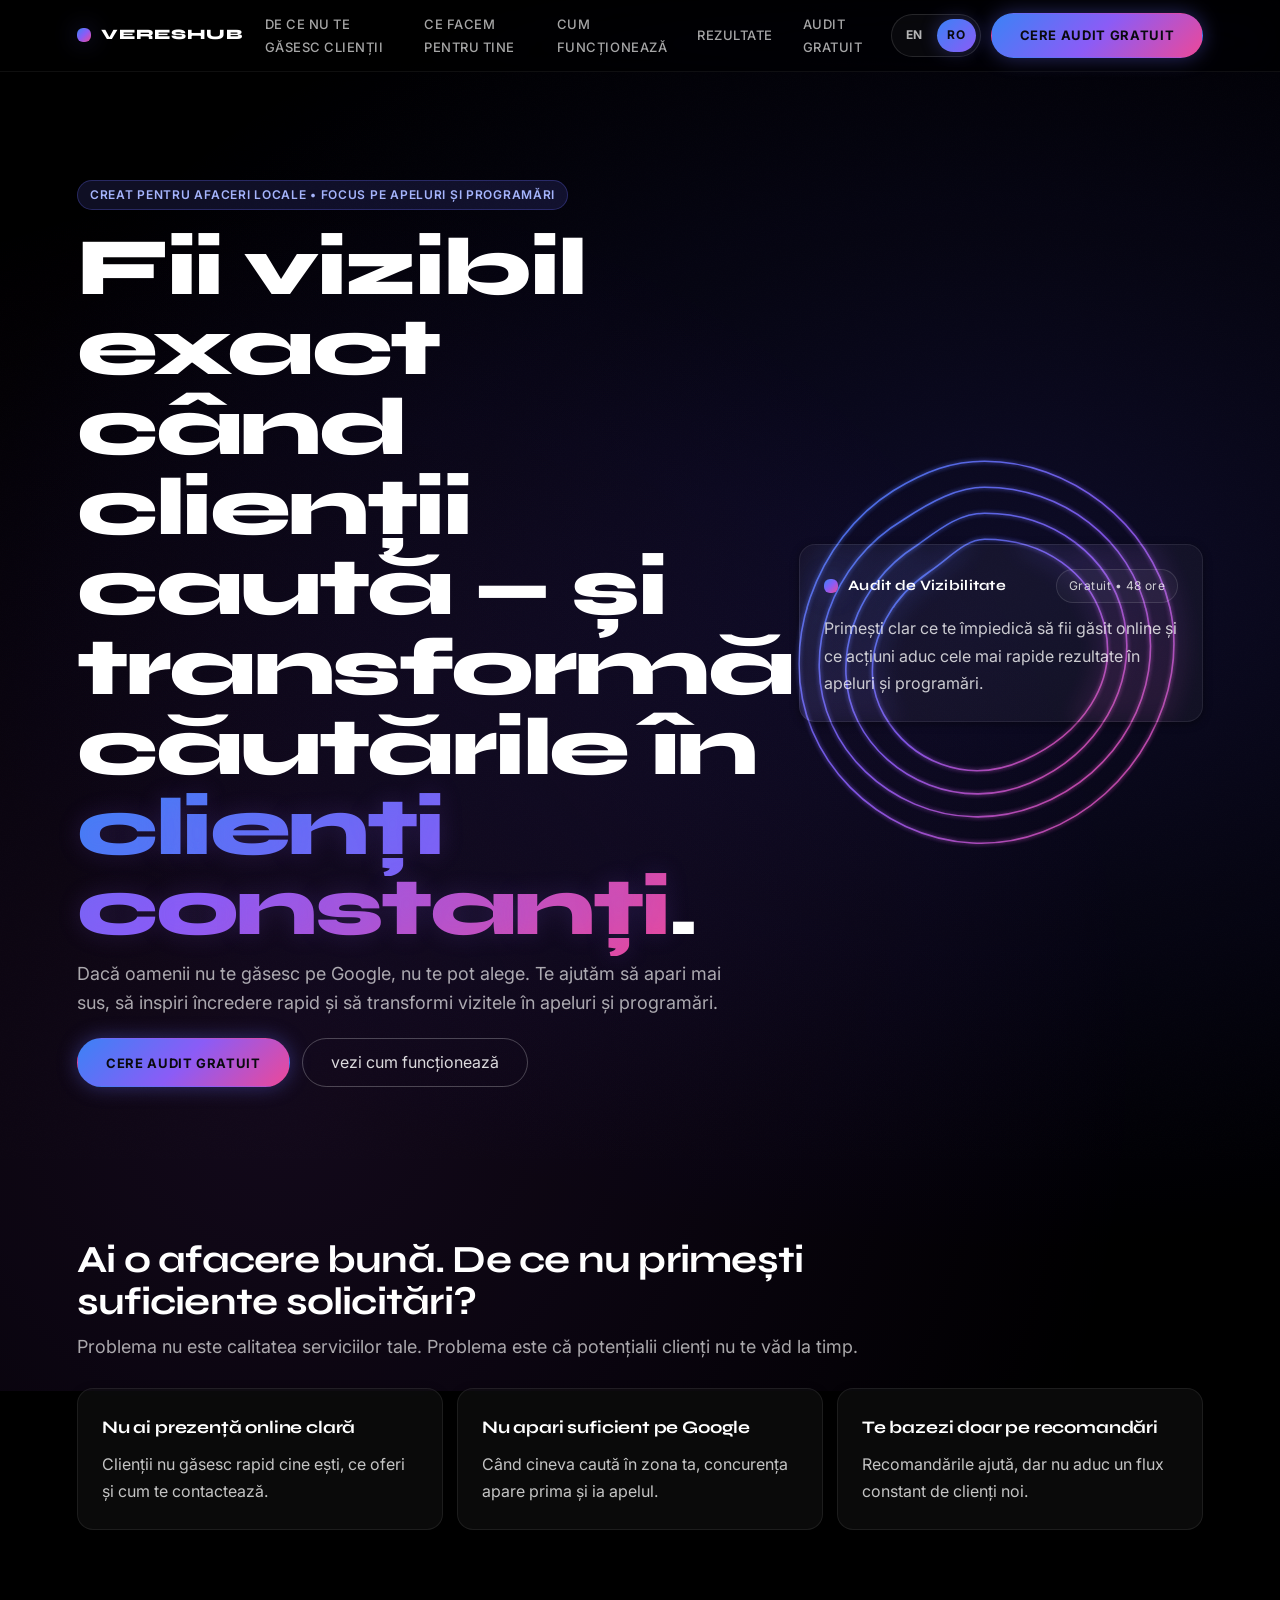
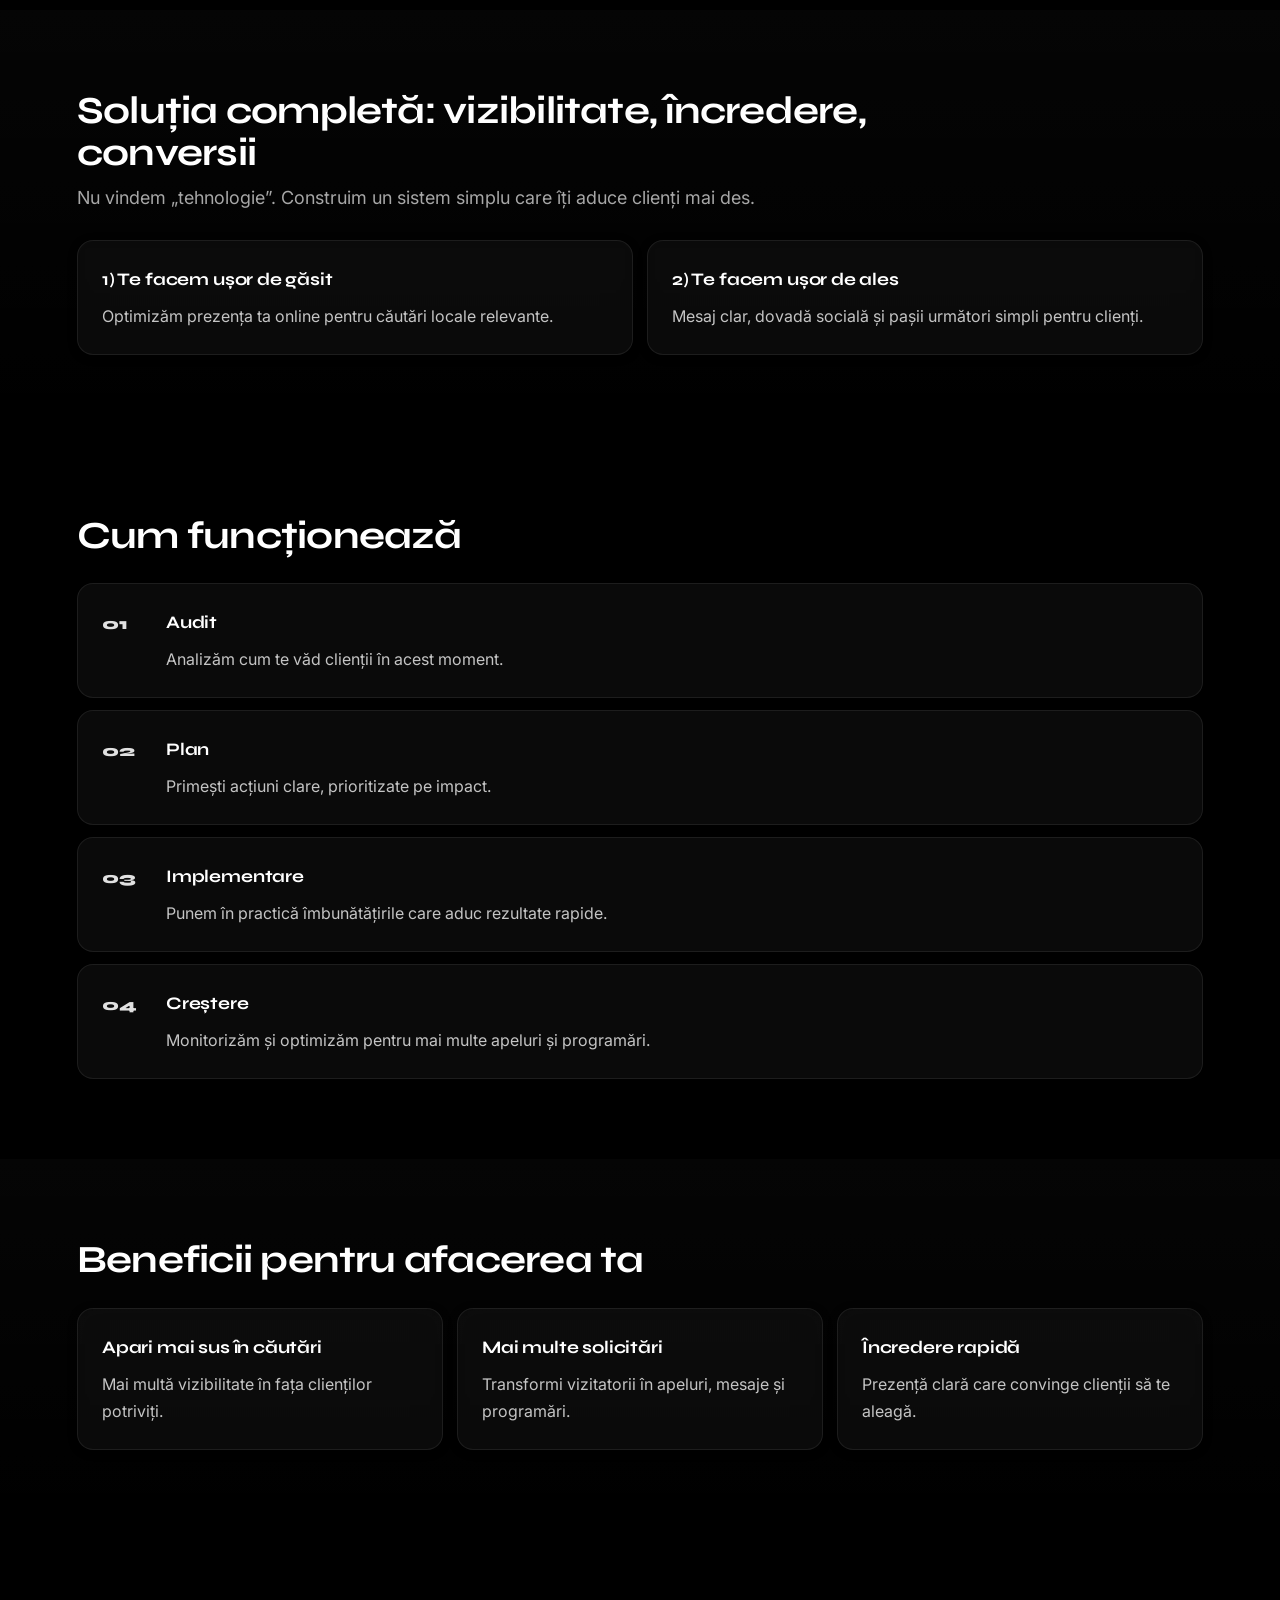
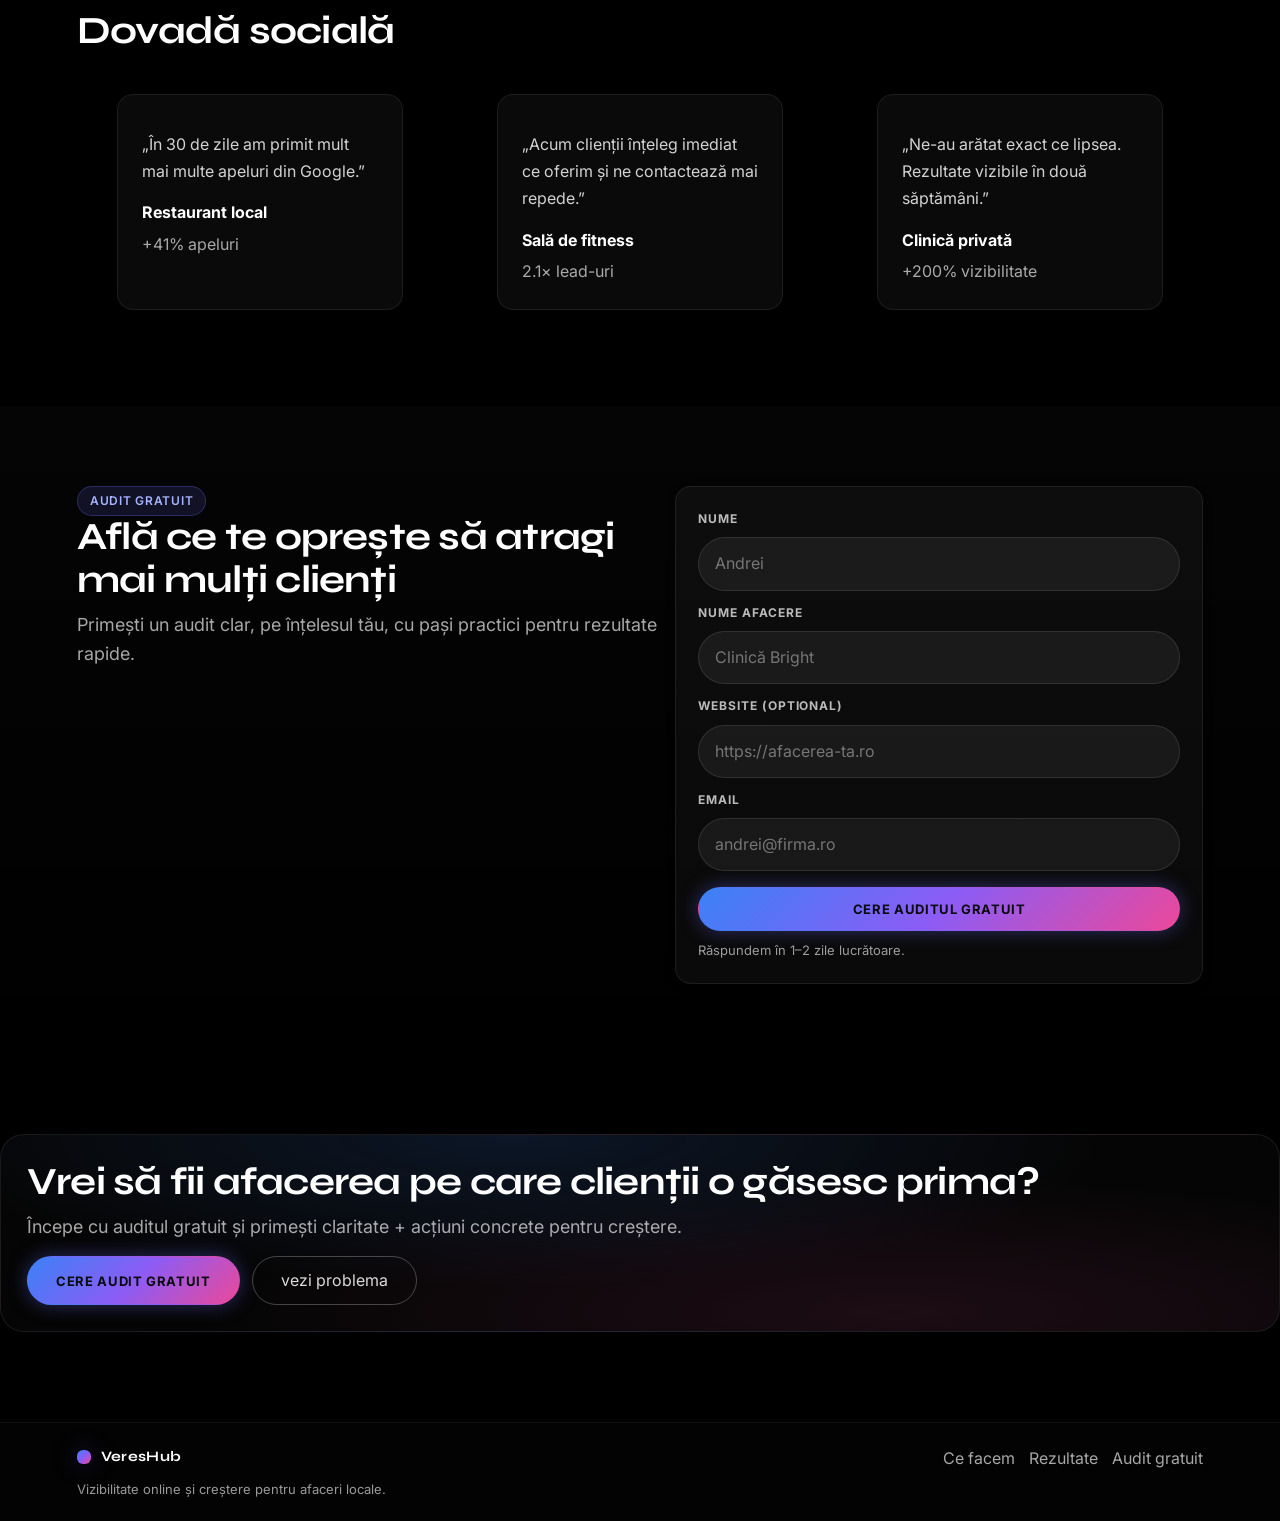
<file: index.html>
<!doctype html>
<html lang="en">
  <head>
    <meta charset="UTF-8" />
    <meta name="viewport" content="width=device-width, initial-scale=1" />
    <meta name="theme-color" content="#000000" />
    <title>Get Found. Get Customers. | Local Visibility & Lead Growth</title>
    <meta
      name="description"
      content="A results-first service that helps local businesses show up on Google, earn trust fast, and turn visitors into calls and bookings. Get a free visibility audit."
    />

    <link rel="preconnect" href="https://fonts.googleapis.com" />
    <link rel="preconnect" href="https://fonts.gstatic.com" crossorigin />
    <link
      href="https://fonts.googleapis.com/css2?family=Inter:wght@400;500;600;700&family=Syne:wght@600;700;800&display=swap"
      rel="stylesheet"
    />

    <script>
      (function () {
        try {
          var preferred = localStorage.getItem("vh_lang");
          if (preferred !== "en" && !location.pathname.endsWith("/ro.html")) {
            location.replace("./ro.html");
          }
        } catch (e) {
          location.replace("./ro.html");
        }
      })();
    </script>

    <link rel="stylesheet" href="./styles.css" />
  </head>
  <body>
    <a class="skip-link" href="#main">Skip to content</a>

    <header class="nav" data-elevate-on-scroll>
      <div class="container nav__inner">
        <a class="brand" href="#top" aria-label="Home">
          <span class="brand__mark" aria-hidden="true"></span>
          <span class="brand__name">VeresHub</span>
        </a>

        <nav class="nav__links" aria-label="Primary">
          <a class="nav__link" href="#problem">Why you’re not being found</a>
          <a class="nav__link" href="#solution">What we do</a>
          <a class="nav__link" href="#how">How it works</a>
          <a class="nav__link" href="#proof">Results</a>
          <a class="nav__link" href="#audit">Free audit</a>
        </nav>

        <div class="nav__actions">
          <div class="lang-switch" aria-label="Language selector">
            <a class="lang-switch__link is-active" data-lang="en" href="./index.html">EN</a>
            <a class="lang-switch__link" data-lang="ro" href="./ro.html">RO</a>
          </div>
          <a class="btn btn--primary" href="#audit">Get a Free Audit</a>
          <button
            class="icon-btn nav__toggle"
            type="button"
            aria-label="Open menu"
            aria-controls="mobileMenu"
            aria-expanded="false"
          >
            <span class="icon-btn__bars" aria-hidden="true"></span>
          </button>
        </div>
      </div>

      <div class="mobile-menu" id="mobileMenu" hidden>
        <div class="container mobile-menu__inner">
          <a class="mobile-menu__link" href="#problem">Why you’re not being found</a>
          <a class="mobile-menu__link" href="#solution">What we do</a>
          <a class="mobile-menu__link" href="#how">How it works</a>
          <a class="mobile-menu__link" href="#proof">Results</a>
          <a class="mobile-menu__link" href="#audit">Free audit</a>
          <div class="mobile-lang">
            <a class="lang-switch__link is-active" data-lang="en" href="./index.html">English</a>
            <a class="lang-switch__link" data-lang="ro" href="./ro.html">Romana</a>
          </div>
          <a class="btn btn--primary mobile-menu__cta" href="#audit">Get a Free Audit</a>
        </div>
      </div>
    </header>

    <main id="main">
      <section class="hero" id="top">
        <div class="hero__bg" aria-hidden="true">
          <div class="hero__ambient hero__ambient--right"></div>
          <div class="hero__ambient hero__ambient--left"></div>
          <div class="hero__noise"></div>
        </div>

        <div class="container hero__grid">
          <div class="hero__content">
            <div class="badge" data-reveal>
              Built for local businesses • Focused on calls & bookings
            </div>

            <h1 class="hero__title" data-reveal>
              Show up where customers are searching — and turn that visibility into
              <span class="text-gradient">steady leads</span>.
            </h1>

            <p class="hero__subtitle" data-reveal>
              If people can’t find you on Google, they can’t choose you. We help you get
              discovered, earn trust fast, and convert searchers into customers — without
              confusing jargon.
            </p>

            <div class="hero__cta" data-reveal>
              <a class="btn btn--primary" href="#audit">Get a Free Audit</a>
              <a class="btn btn--secondary" href="#how">see how it works</a>
            </div>

            <div class="hero__cred" data-reveal>
              <div class="cred">
                <span class="cred__label">Average lift</span>
                <span class="cred__value">More calls</span>
              </div>
              <div class="cred">
                <span class="cred__label">Timeline</span>
                <span class="cred__value">Weeks, not months</span>
              </div>
              <div class="cred">
                <span class="cred__label">Best fit</span>
                <span class="cred__value">Local services</span>
              </div>
            </div>
          </div>

          <div class="hero__visual" aria-hidden="true" data-reveal>
            <div class="hero-visual__card card">
              <div class="hero-visual__cardTop">
                <div class="brand brand--mini">
                  <span class="brand__mark"></span>
                  <span class="brand__name">Visibility Audit</span>
                </div>
                <span class="pill">Free • 48 hours</span>
              </div>
              <p class="hero-visual__cardBody">
                You’ll get a clear list of what’s blocking customers from finding you —
                and the fastest wins to get more calls and bookings.
              </p>
              <div class="hero-visual__cardStats">
                <div class="stat">
                  <div class="stat__num">3–7</div>
                  <div class="stat__label">quick wins</div>
                </div>
                <div class="stat">
                  <div class="stat__num">1</div>
                  <div class="stat__label">clear plan</div>
                </div>
                <div class="stat">
                  <div class="stat__num">0</div>
                  <div class="stat__label">pressure</div>
                </div>
              </div>
            </div>

            <svg class="blob" viewBox="0 0 800 800" role="img" aria-label="">
              <defs>
                <linearGradient id="g" x1="0" y1="0" x2="1" y2="1">
                  <stop offset="0%" stop-color="#3b82f6" />
                  <stop offset="50%" stop-color="#8b5cf6" />
                  <stop offset="100%" stop-color="#ec4899" />
                </linearGradient>
                <filter id="glow" x="-50%" y="-50%" width="200%" height="200%">
                  <feGaussianBlur stdDeviation="3.5" result="coloredBlur" />
                  <feMerge>
                    <feMergeNode in="coloredBlur" />
                    <feMergeNode in="SourceGraphic" />
                  </feMerge>
                </filter>
              </defs>

              <g class="blob__group" filter="url(#glow)">
                <path class="blob__ring" d="M400,105 C530,105 655,200 685,330 C715,460 635,620 490,675 C345,730 190,650 135,520 C80,390 140,225 260,150 C310,120 350,105 400,105 Z" />
                <path class="blob__ring" d="M400,145 C520,145 625,225 650,340 C675,455 610,585 480,635 C350,685 215,620 165,510 C115,400 165,260 275,195 C320,165 360,145 400,145 Z" />
                <path class="blob__ring" d="M400,185 C505,185 595,250 615,350 C635,450 575,555 470,600 C365,645 250,595 205,505 C160,415 200,295 295,235 C330,210 360,185 400,185 Z" />
                <path class="blob__ring" d="M400,225 C490,225 565,275 585,360 C605,445 550,525 460,565 C370,605 285,565 245,495 C205,425 235,330 315,275 C345,255 370,225 400,225 Z" />
                <path class="blob__ring" d="M400,265 C475,265 540,305 555,370 C570,435 525,500 450,535 C375,570 305,535 275,485 C245,435 265,360 335,315 C355,300 375,265 400,265 Z" />
                <path class="blob__ring" d="M400,305 C455,305 510,335 525,380 C540,425 510,475 450,505 C390,535 335,510 315,470 C295,430 310,385 360,350 C375,340 385,305 400,305 Z" />
              </g>
            </svg>
          </div>
        </div>
      </section>

      <section class="section" id="problem">
        <div class="container">
          <div class="section__head" data-reveal>
            <h2 class="h2">If you’re great at what you do, why aren’t you fully booked?</h2>
            <p class="lead">
              Most local businesses don’t have a “marketing problem.” They have a visibility problem.
              Customers are searching — they just don’t see you.
            </p>
          </div>

          <div class="grid grid--3">
            <div class="card card--hover" data-reveal>
              <div class="icon" aria-hidden="true">🔎</div>
              <h3 class="h3">You’re not showing up on Google</h3>
              <p class="p">
                When someone searches “near me,” your competitors appear first — and they get the call.
              </p>
            </div>
            <div class="card card--hover" data-reveal>
              <div class="icon" aria-hidden="true">📍</div>
              <h3 class="h3">Your business looks unclear online</h3>
              <p class="p">
                If your hours, services, and reviews aren’t easy to find, people move on in seconds.
              </p>
            </div>
            <div class="card card--hover" data-reveal>
              <div class="icon" aria-hidden="true">📉</div>
              <h3 class="h3">You’re relying on referrals alone</h3>
              <p class="p">
                Referrals are great — but they’re unpredictable. Visibility creates consistent demand.
              </p>
            </div>
          </div>
        </div>
      </section>

      <section class="section section--alt" id="solution">
        <div class="container">
          <div class="section__head" data-reveal>
            <h2 class="h2">A complete visibility system that turns searches into customers</h2>
            <p class="lead">
              Not “more marketing.” A simple, end-to-end setup that gets you found, builds trust, and drives action.
            </p>
          </div>

          <div class="grid grid--2">
            <div class="card card--hover" data-reveal>
              <div class="card__kicker">Be found</div>
              <h3 class="h3">Google visibility that brings in local searches</h3>
              <p class="p">
                We align your presence so you show up where customers are actively looking — maps, search, and local listings.
              </p>
              <ul class="list">
                <li>Appear for high-intent “near me” searches</li>
                <li>Turn location searches into calls</li>
                <li>Stand out next to competitors</li>
              </ul>
            </div>

            <div class="card card--hover" data-reveal>
              <div class="card__kicker">Convert</div>
              <h3 class="h3">A customer-ready page that makes it easy to book</h3>
              <p class="p">
                Clear offer. Clear proof. Clear next step. Customers shouldn’t have to “figure out” how to choose you.
              </p>
              <ul class="list">
                <li>More calls, form fills, and bookings</li>
                <li>Instant trust with reviews and clarity</li>
                <li>Simple experience on mobile</li>
              </ul>
            </div>
          </div>

          <div class="banner" data-reveal>
            <div class="banner__left">
              <span class="badge">Outcome-first</span>
              <h3 class="h3">You don’t need “more traffic.” You need the right customers.</h3>
              <p class="p">
                The goal is steady leads from people ready to buy — not vanity numbers.
              </p>
            </div>
            <div class="banner__right">
              <a class="btn btn--primary" href="#audit">Get a Free Audit</a>
              <a class="btn btn--secondary" href="#proof">see results</a>
            </div>
          </div>
        </div>
      </section>

      <section class="section" id="how">
        <div class="container">
          <div class="section__head" data-reveal>
            <h2 class="h2">How it works (simple, fast, measurable)</h2>
            <p class="lead">You’ll always know what’s happening and what’s improving.</p>
          </div>

          <ol class="steps">
            <li class="step card" data-reveal>
              <div class="step__num">01</div>
              <div class="step__body">
                <h3 class="h3">Audit</h3>
                <p class="p">
                  We check how customers see you today: search visibility, trust signals, and conversion blockers.
                </p>
              </div>
            </li>
            <li class="step card" data-reveal>
              <div class="step__num">02</div>
              <div class="step__body">
                <h3 class="h3">Build the plan</h3>
                <p class="p">
                  You get a clear list of the highest-impact changes — in plain language, prioritized for fast wins.
                </p>
              </div>
            </li>
            <li class="step card" data-reveal>
              <div class="step__num">03</div>
              <div class="step__body">
                <h3 class="h3">Launch improvements</h3>
                <p class="p">
                  We put the system in place so customers can find you and take action without friction.
                </p>
              </div>
            </li>
            <li class="step card" data-reveal>
              <div class="step__num">04</div>
              <div class="step__body">
                <h3 class="h3">Grow consistently</h3>
                <p class="p">
                  We track what’s working and improve what matters: calls, bookings, and qualified leads.
                </p>
              </div>
            </li>
          </ol>
        </div>
      </section>

      <section class="section section--alt" id="benefits">
        <div class="container">
          <div class="section__head" data-reveal>
            <h2 class="h2">What you get (the outcomes that matter)</h2>
            <p class="lead">Everything is designed for one thing: more customers choosing you.</p>
          </div>

          <div class="grid grid--3">
            <div class="card card--hover" data-reveal>
              <div class="icon" aria-hidden="true">🗺️</div>
              <h3 class="h3">Show up on Google</h3>
              <p class="p">Get discovered by people searching in your area right now.</p>
            </div>
            <div class="card card--hover" data-reveal>
              <div class="icon" aria-hidden="true">📞</div>
              <h3 class="h3">Turn visitors into calls</h3>
              <p class="p">Make it easy to contact you, book you, or request a quote in seconds.</p>
            </div>
            <div class="card card--hover" data-reveal>
              <div class="icon" aria-hidden="true">⭐</div>
              <h3 class="h3">Build trust instantly</h3>
              <p class="p">Clear messaging, proof, and consistency that makes customers confident.</p>
            </div>
          </div>

          <div class="split" data-reveal>
            <div class="split__left">
              <h3 class="h3">Stop losing customers to “the business that shows up first.”</h3>
              <p class="p">
                When your online presence is clear and easy to trust, customers don’t price-shop — they book.
              </p>
              <ul class="checklist">
                <li><span class="check" aria-hidden="true">✓</span> More “near me” visibility</li>
                <li><span class="check" aria-hidden="true">✓</span> More inquiries from the right people</li>
                <li><span class="check" aria-hidden="true">✓</span> More bookings with less back-and-forth</li>
              </ul>
            </div>
            <div class="split__right card">
              <div class="mini-metric">
                <div class="mini-metric__top">
                  <span class="pill">Example outcome</span>
                  <span class="mini-metric__tag">Local clinic</span>
                </div>
                <div class="mini-metric__grid">
                  <div class="mini">
                    <div class="mini__num">+200%</div>
                    <div class="mini__label">visibility</div>
                  </div>
                  <div class="mini">
                    <div class="mini__num">+63%</div>
                    <div class="mini__label">calls</div>
                  </div>
                  <div class="mini">
                    <div class="mini__num">2.8×</div>
                    <div class="mini__label">bookings</div>
                  </div>
                  <div class="mini">
                    <div class="mini__num">14 days</div>
                    <div class="mini__label">to lift</div>
                  </div>
                </div>
                <p class="p p--muted">
                  Results vary by industry and starting point. The audit shows what’s realistic for you.
                </p>
              </div>
            </div>
          </div>
        </div>
      </section>

      <section class="section" id="proof">
        <div class="container">
          <div class="section__head" data-reveal>
            <h2 class="h2">Proof that visibility turns into growth</h2>
            <p class="lead">Realistic, local-business wins — more calls, more bookings, more steady demand.</p>
          </div>

          <div class="grid grid--3">
            <figure class="card testimonial card--hover" data-reveal>
              <div class="testimonial__stars" aria-hidden="true">★★★★★</div>
              <blockquote class="testimonial__quote">
                “We went from slow weekdays to consistent bookings. People started saying they found us on Google.”
              </blockquote>
              <figcaption class="testimonial__meta">
                <span class="testimonial__name">Restaurant owner</span>
                <span class="testimonial__result">+41% calls in 30 days</span>
              </figcaption>
            </figure>

            <figure class="card testimonial card--hover" data-reveal>
              <div class="testimonial__stars" aria-hidden="true">★★★★★</div>
              <blockquote class="testimonial__quote">
                “Clear plan, no fluff. We finally look credible online and inquiries come in every week.”
              </blockquote>
              <figcaption class="testimonial__meta">
                <span class="testimonial__name">Gym manager</span>
                <span class="testimonial__result">2.1× leads</span>
              </figcaption>
            </figure>

            <figure class="card testimonial card--hover" data-reveal>
              <div class="testimonial__stars" aria-hidden="true">★★★★★</div>
              <blockquote class="testimonial__quote">
                “The audit showed exactly what was missing. Fixing the basics made a huge difference fast.”
              </blockquote>
              <figcaption class="testimonial__meta">
                <span class="testimonial__name">Clinic admin</span>
                <span class="testimonial__result">+200% visibility</span>
              </figcaption>
            </figure>
          </div>

          <div class="stats" data-reveal>
            <div class="stats__item">
              <div class="stats__num">More visibility</div>
              <div class="stats__label">in local search</div>
            </div>
            <div class="stats__item">
              <div class="stats__num">More leads</div>
              <div class="stats__label">from ready-to-buy customers</div>
            </div>
            <div class="stats__item">
              <div class="stats__num">More bookings</div>
              <div class="stats__label">with less friction</div>
            </div>
          </div>
        </div>
      </section>

      <section class="section section--alt" id="audit">
        <div class="container">
          <div class="offer" data-reveal>
            <div class="offer__copy">
              <span class="badge">Free visibility audit</span>
              <h2 class="h2">See exactly what’s stopping customers from finding you</h2>
              <p class="lead">
                Get a clear, plain-English audit with quick wins you can apply immediately — and a simple plan for consistent growth.
              </p>

              <ul class="checklist checklist--dense">
                <li><span class="check" aria-hidden="true">✓</span> What customers see when they search</li>
                <li><span class="check" aria-hidden="true">✓</span> Your fastest visibility improvements</li>
                <li><span class="check" aria-hidden="true">✓</span> The most important fixes to get more calls</li>
              </ul>

              <p class="p p--muted">
                No pressure. If it’s a fit, we’ll tell you the simplest next step.
              </p>
            </div>

            <form class="card form" id="auditForm" data-reveal>
              <div class="form__row">
                <label class="label" for="name">Your name</label>
                <input class="input" id="name" name="name" autocomplete="name" placeholder="Alex" required />
              </div>
              <div class="form__row">
                <label class="label" for="business">Business name</label>
                <input class="input" id="business" name="business" autocomplete="organization" placeholder="Bright Dental Clinic" required />
              </div>
              <div class="form__row">
                <label class="label" for="website">Website (optional)</label>
                <input class="input" id="website" name="website" inputmode="url" placeholder="https://yourbusiness.com" />
              </div>
              <div class="form__row">
                <label class="label" for="email">Email</label>
                <input class="input" id="email" name="email" type="email" autocomplete="email" placeholder="alex@business.com" required />
              </div>
              <button class="btn btn--primary form__submit" type="submit">
                Request My Free Audit
              </button>
              <p class="caption">
                We’ll reply within 1–2 business days with your audit summary.
              </p>
              <div class="form__success" id="formSuccess" role="status" aria-live="polite" hidden>
                <div class="pill pill--success">Request received</div>
                <p class="p">Thanks — we’ll email your audit summary soon.</p>
              </div>
            </form>
          </div>
        </div>
      </section>

      <section class="final-cta">
        <div class="container final-cta__inner" data-reveal>
          <div class="final-cta__copy">
            <h2 class="h2">Ready to be the business customers find first?</h2>
            <p class="lead">
              Start with a free audit. You’ll get clarity, quick wins, and a simple path to more calls and bookings.
            </p>
          </div>
          <div class="final-cta__actions">
            <a class="btn btn--primary" href="#audit">Get a Free Audit</a>
            <a class="btn btn--secondary" href="#problem">see the problem</a>
          </div>
          <p class="caption final-cta__fineprint">
            Limited weekly audit slots to keep turnaround fast.
          </p>
        </div>
      </section>
    </main>

    <footer class="footer">
      <div class="container footer__inner">
        <div class="footer__left">
          <div class="brand brand--mini">
            <span class="brand__mark" aria-hidden="true"></span>
            <span class="brand__name">VeresHub</span>
          </div>
          <p class="caption">
            Visibility and lead growth for local businesses. Clear, outcome-driven, and built for trust.
          </p>
        </div>
        <div class="footer__right">
          <a class="footer__link" href="#solution">What we do</a>
          <a class="footer__link" href="#proof">Results</a>
          <a class="footer__link" href="#audit">Free audit</a>
        </div>
      </div>
    </footer>

    <script src="./script.js"></script>
  </body>
</html>
</file>
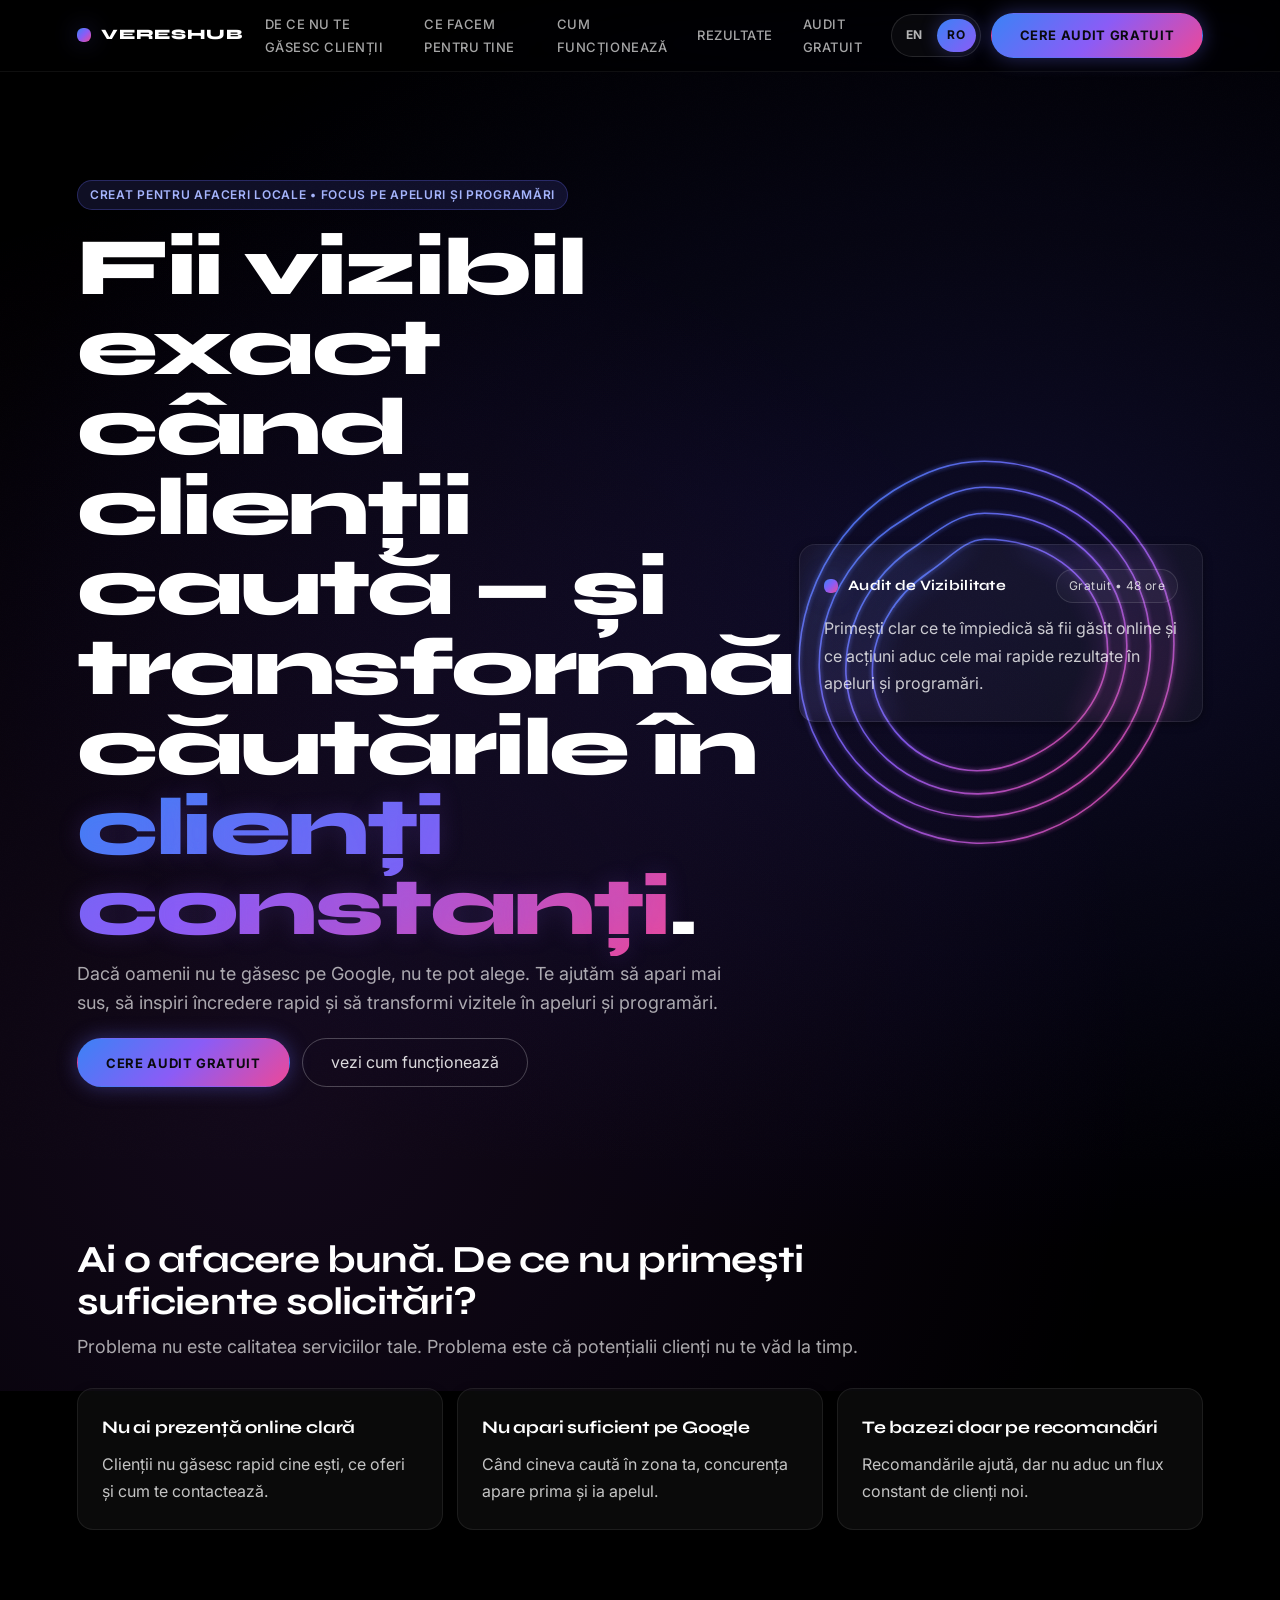
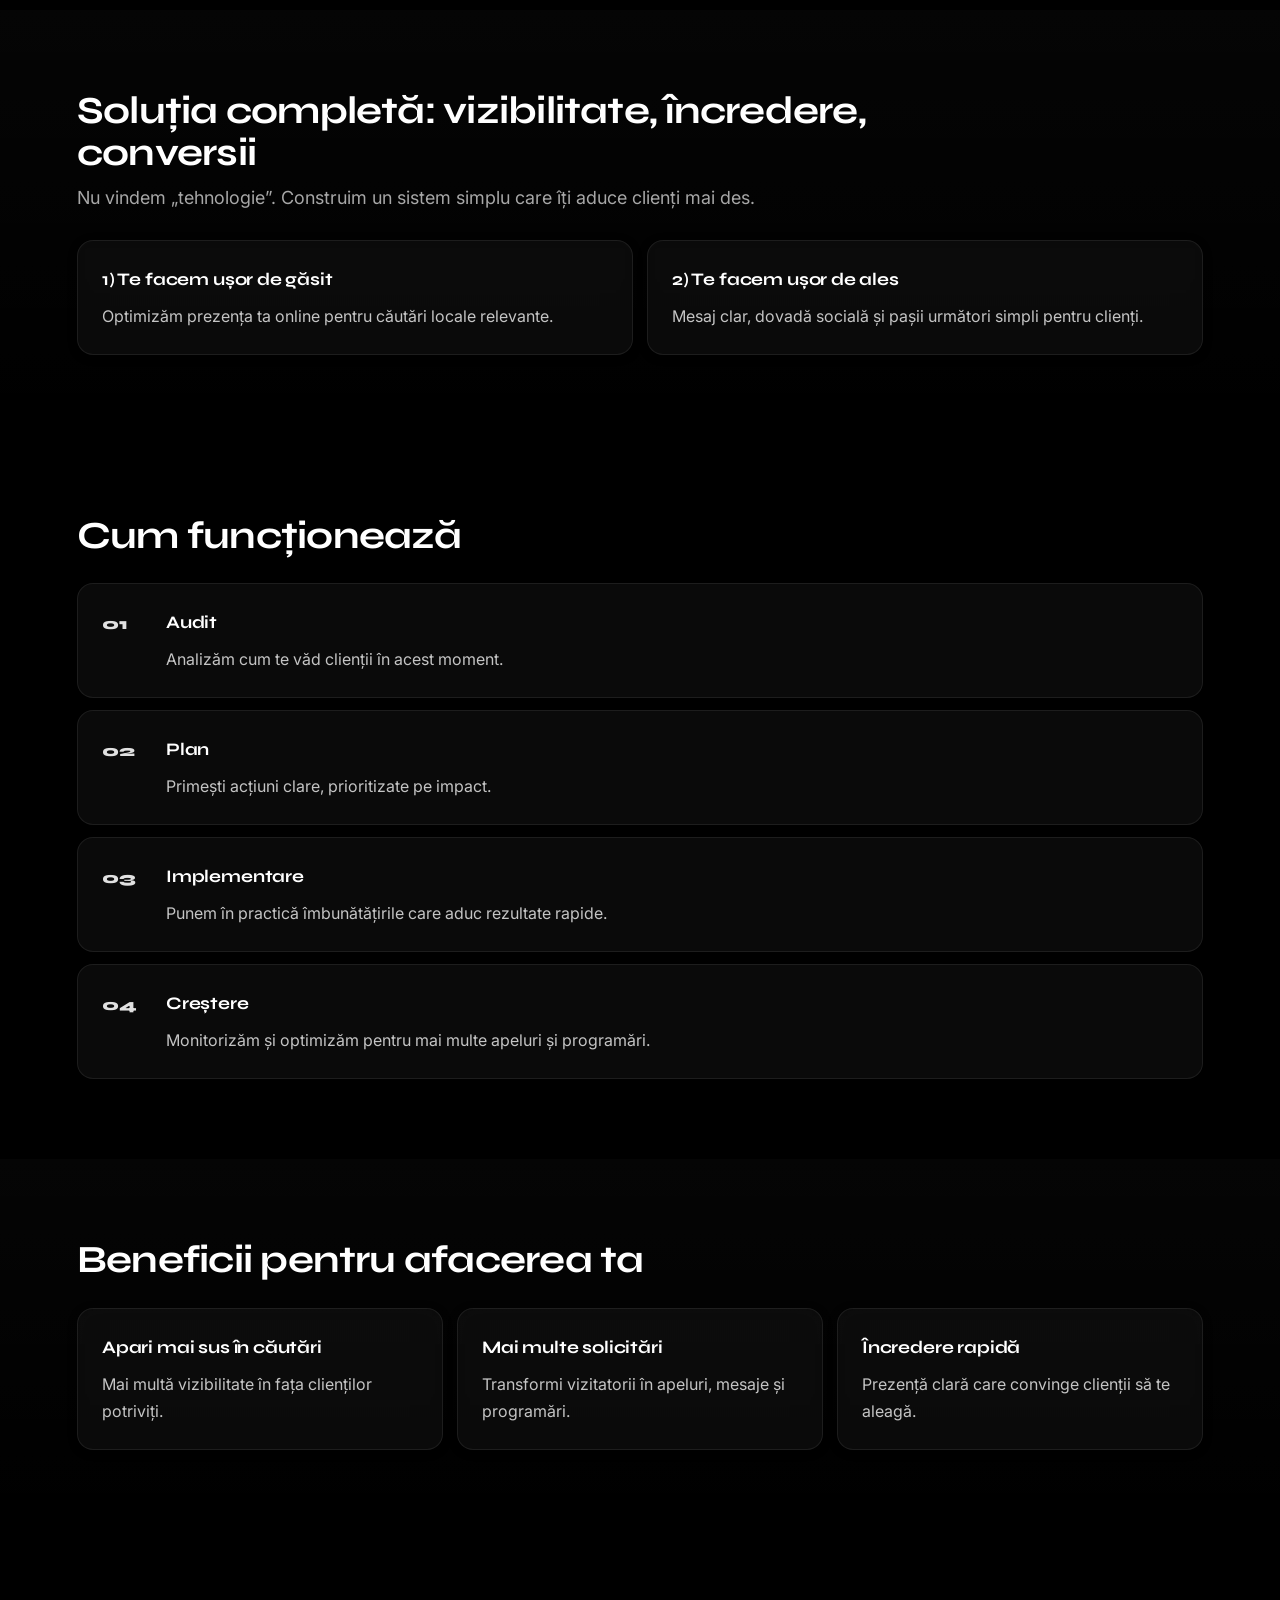
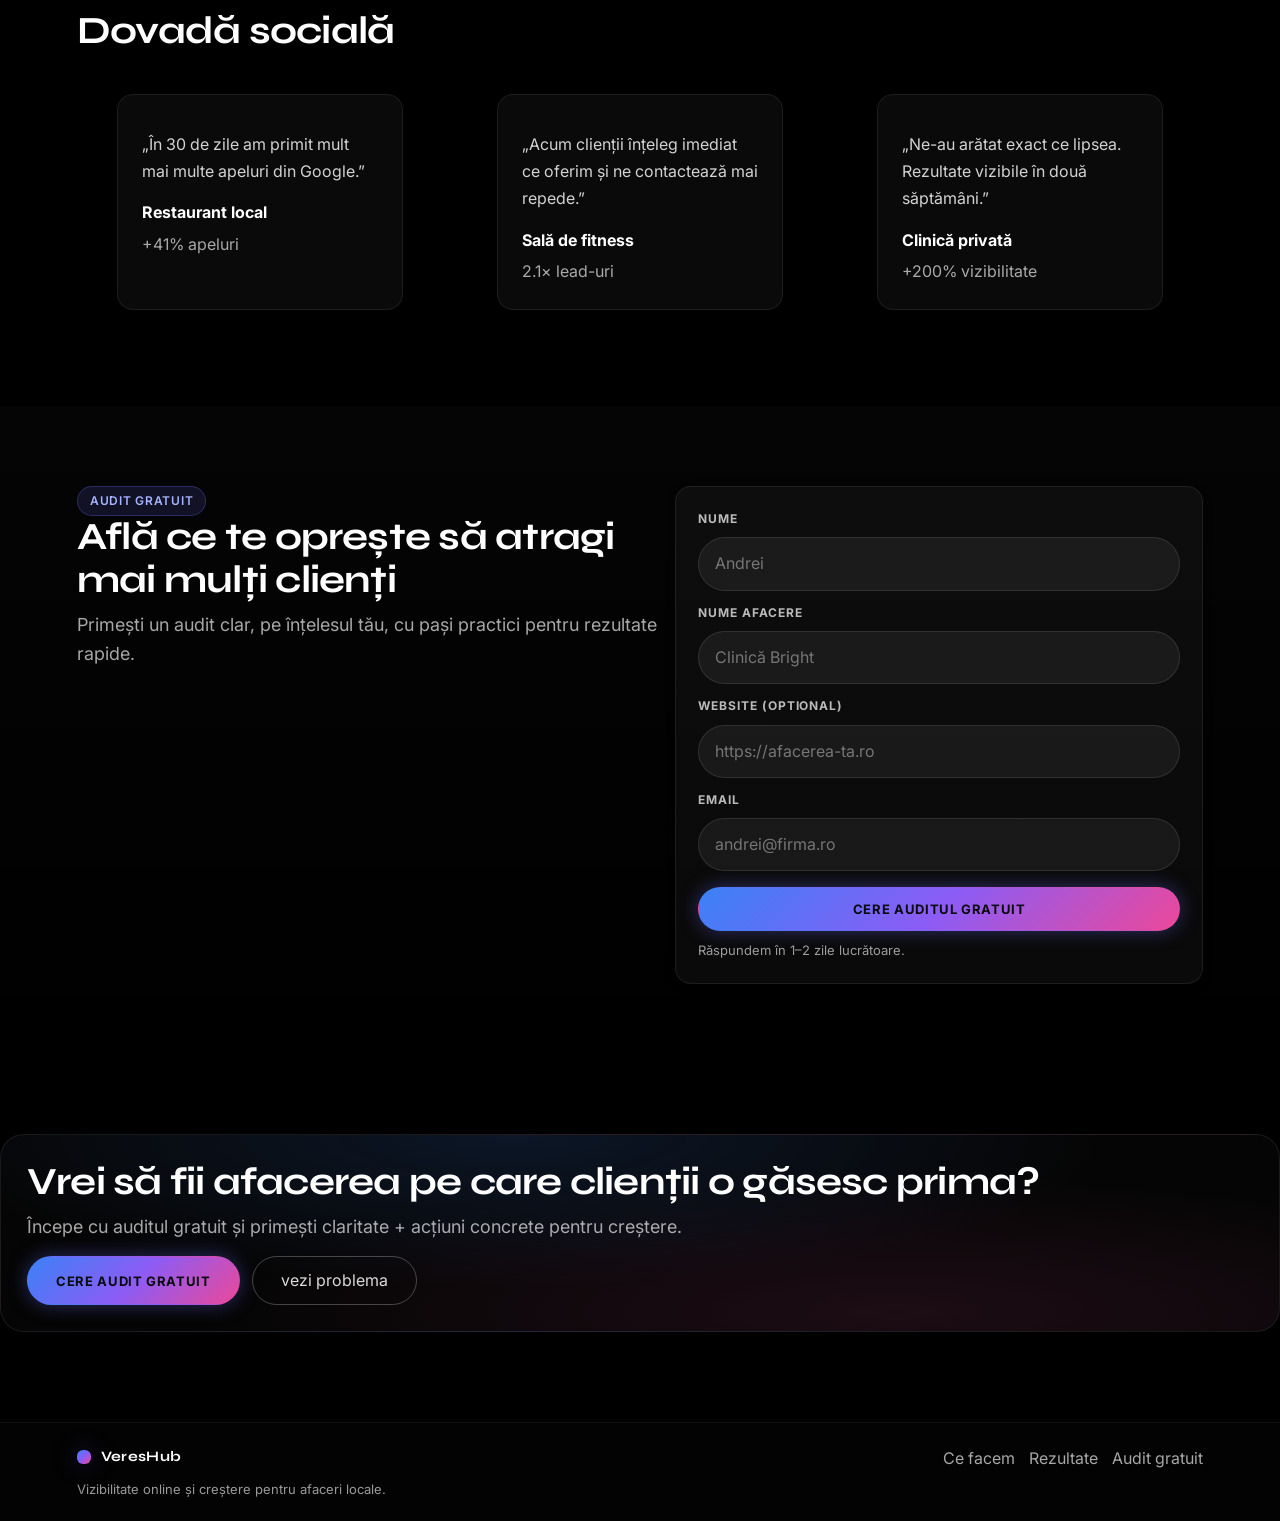
<file: ro.html>
<!doctype html>
<html lang="ro">
  <head>
    <meta charset="UTF-8" />
    <meta name="viewport" content="width=device-width, initial-scale=1" />
    <meta name="theme-color" content="#000000" />
    <title>Fii vizibil. Atrage clienți. | Vizibilitate online pentru afaceri locale</title>
    <meta
      name="description"
      content="Un serviciu orientat pe rezultate care ajută afacerile locale să fie găsite mai ușor, să câștige încredere rapid și să transforme vizitele în apeluri și programări."
    />

    <link rel="preconnect" href="https://fonts.googleapis.com" />
    <link rel="preconnect" href="https://fonts.gstatic.com" crossorigin />
    <link
      href="https://fonts.googleapis.com/css2?family=Inter:wght@400;500;600;700&family=Syne:wght@600;700;800&display=swap"
      rel="stylesheet"
    />

    <script>
      try { localStorage.setItem("vh_lang", "ro"); } catch (e) {}
    </script>
    <link rel="stylesheet" href="./styles.css" />
  </head>
  <body>
    <a class="skip-link" href="#main">Sari la conținut</a>

    <header class="nav" data-elevate-on-scroll>
      <div class="container nav__inner">
        <a class="brand" href="#top" aria-label="Acasă">
          <span class="brand__mark" aria-hidden="true"></span>
          <span class="brand__name">VeresHub</span>
        </a>

        <nav class="nav__links" aria-label="Principal">
          <a class="nav__link" href="#problem">De ce nu te găsesc clienții</a>
          <a class="nav__link" href="#solution">Ce facem pentru tine</a>
          <a class="nav__link" href="#how">Cum funcționează</a>
          <a class="nav__link" href="#proof">Rezultate</a>
          <a class="nav__link" href="#audit">Audit gratuit</a>
        </nav>

        <div class="nav__actions">
          <div class="lang-switch" aria-label="Selector limbă">
            <a class="lang-switch__link" data-lang="en" href="./index.html">EN</a>
            <a class="lang-switch__link is-active" data-lang="ro" href="./ro.html">RO</a>
          </div>
          <a class="btn btn--primary" href="#audit">Cere Audit Gratuit</a>
          <button
            class="icon-btn nav__toggle"
            type="button"
            aria-label="Deschide meniul"
            aria-controls="mobileMenu"
            aria-expanded="false"
          >
            <span class="icon-btn__bars" aria-hidden="true"></span>
          </button>
        </div>
      </div>

      <div class="mobile-menu" id="mobileMenu" hidden>
        <div class="container mobile-menu__inner">
          <a class="mobile-menu__link" href="#problem">De ce nu te găsesc clienții</a>
          <a class="mobile-menu__link" href="#solution">Ce facem pentru tine</a>
          <a class="mobile-menu__link" href="#how">Cum funcționează</a>
          <a class="mobile-menu__link" href="#proof">Rezultate</a>
          <a class="mobile-menu__link" href="#audit">Audit gratuit</a>
          <div class="mobile-lang">
            <a class="lang-switch__link" data-lang="en" href="./index.html">English</a>
            <a class="lang-switch__link is-active" data-lang="ro" href="./ro.html">Română</a>
          </div>
          <a class="btn btn--primary mobile-menu__cta" href="#audit">Cere Audit Gratuit</a>
        </div>
      </div>
    </header>

    <main id="main">
      <section class="hero" id="top">
        <div class="hero__bg" aria-hidden="true">
          <div class="hero__ambient hero__ambient--right"></div>
          <div class="hero__ambient hero__ambient--left"></div>
          <div class="hero__noise"></div>
        </div>

        <div class="container hero__grid">
          <div class="hero__content">
            <div class="badge" data-reveal>
              Creat pentru afaceri locale • Focus pe apeluri și programări
            </div>
            <h1 class="hero__title" data-reveal>
              Fii vizibil exact când clienții caută — și transformă căutările în
              <span class="text-gradient">clienți constanți</span>.
            </h1>
            <p class="hero__subtitle" data-reveal>
              Dacă oamenii nu te găsesc pe Google, nu te pot alege. Te ajutăm să apari
              mai sus, să inspiri încredere rapid și să transformi vizitele în apeluri și
              programări.
            </p>
            <div class="hero__cta" data-reveal>
              <a class="btn btn--primary" href="#audit">Cere Audit Gratuit</a>
              <a class="btn btn--secondary" href="#how">vezi cum funcționează</a>
            </div>
          </div>

          <div class="hero__visual" aria-hidden="true" data-reveal>
            <div class="hero-visual__card card">
              <div class="hero-visual__cardTop">
                <div class="brand brand--mini">
                  <span class="brand__mark"></span>
                  <span class="brand__name">Audit de Vizibilitate</span>
                </div>
                <span class="pill">Gratuit • 48 ore</span>
              </div>
              <p class="hero-visual__cardBody">
                Primești clar ce te împiedică să fii găsit online și ce acțiuni aduc cele
                mai rapide rezultate în apeluri și programări.
              </p>
            </div>
            <svg class="blob" viewBox="0 0 800 800" role="img" aria-label="">
              <defs>
                <linearGradient id="gRo" x1="0" y1="0" x2="1" y2="1">
                  <stop offset="0%" stop-color="#3b82f6" />
                  <stop offset="50%" stop-color="#8b5cf6" />
                  <stop offset="100%" stop-color="#ec4899" />
                </linearGradient>
                <filter id="glowRo" x="-50%" y="-50%" width="200%" height="200%">
                  <feGaussianBlur stdDeviation="3.5" result="coloredBlur" />
                  <feMerge><feMergeNode in="coloredBlur" /><feMergeNode in="SourceGraphic" /></feMerge>
                </filter>
              </defs>
              <g class="blob__group" filter="url(#glowRo)">
                <path class="blob__ring" style="stroke:url(#gRo)" d="M400,105 C530,105 655,200 685,330 C715,460 635,620 490,675 C345,730 190,650 135,520 C80,390 140,225 260,150 C310,120 350,105 400,105 Z" />
                <path class="blob__ring" style="stroke:url(#gRo)" d="M400,145 C520,145 625,225 650,340 C675,455 610,585 480,635 C350,685 215,620 165,510 C115,400 165,260 275,195 C320,165 360,145 400,145 Z" />
                <path class="blob__ring" style="stroke:url(#gRo)" d="M400,185 C505,185 595,250 615,350 C635,450 575,555 470,600 C365,645 250,595 205,505 C160,415 200,295 295,235 C330,210 360,185 400,185 Z" />
                <path class="blob__ring" style="stroke:url(#gRo)" d="M400,225 C490,225 565,275 585,360 C605,445 550,525 460,565 C370,605 285,565 245,495 C205,425 235,330 315,275 C345,255 370,225 400,225 Z" />
              </g>
            </svg>
          </div>
        </div>
      </section>

      <section class="section" id="problem">
        <div class="container">
          <div class="section__head" data-reveal>
            <h2 class="h2">Ai o afacere bună. De ce nu primești suficiente solicitări?</h2>
            <p class="lead">Problema nu este calitatea serviciilor tale. Problema este că potențialii clienți nu te văd la timp.</p>
          </div>
          <div class="grid grid--3">
            <div class="card card--hover" data-reveal><h3 class="h3">Nu ai prezență online clară</h3><p class="p">Clienții nu găsesc rapid cine ești, ce oferi și cum te contactează.</p></div>
            <div class="card card--hover" data-reveal><h3 class="h3">Nu apari suficient pe Google</h3><p class="p">Când cineva caută în zona ta, concurența apare prima și ia apelul.</p></div>
            <div class="card card--hover" data-reveal><h3 class="h3">Te bazezi doar pe recomandări</h3><p class="p">Recomandările ajută, dar nu aduc un flux constant de clienți noi.</p></div>
          </div>
        </div>
      </section>

      <section class="section section--alt" id="solution">
        <div class="container">
          <div class="section__head" data-reveal>
            <h2 class="h2">Soluția completă: vizibilitate, încredere, conversii</h2>
            <p class="lead">Nu vindem „tehnologie”. Construim un sistem simplu care îți aduce clienți mai des.</p>
          </div>
          <div class="grid grid--2">
            <div class="card card--hover" data-reveal>
              <h3 class="h3">1) Te facem ușor de găsit</h3>
              <p class="p">Optimizăm prezența ta online pentru căutări locale relevante.</p>
            </div>
            <div class="card card--hover" data-reveal>
              <h3 class="h3">2) Te facem ușor de ales</h3>
              <p class="p">Mesaj clar, dovadă socială și pașii următori simpli pentru clienți.</p>
            </div>
          </div>
        </div>
      </section>

      <section class="section" id="how">
        <div class="container">
          <div class="section__head" data-reveal>
            <h2 class="h2">Cum funcționează</h2>
          </div>
          <ol class="steps">
            <li class="step card" data-reveal><div class="step__num">01</div><div class="step__body"><h3 class="h3">Audit</h3><p class="p">Analizăm cum te văd clienții în acest moment.</p></div></li>
            <li class="step card" data-reveal><div class="step__num">02</div><div class="step__body"><h3 class="h3">Plan</h3><p class="p">Primești acțiuni clare, prioritizate pe impact.</p></div></li>
            <li class="step card" data-reveal><div class="step__num">03</div><div class="step__body"><h3 class="h3">Implementare</h3><p class="p">Punem în practică îmbunătățirile care aduc rezultate rapide.</p></div></li>
            <li class="step card" data-reveal><div class="step__num">04</div><div class="step__body"><h3 class="h3">Creștere</h3><p class="p">Monitorizăm și optimizăm pentru mai multe apeluri și programări.</p></div></li>
          </ol>
        </div>
      </section>

      <section class="section section--alt" id="benefits">
        <div class="container">
          <div class="section__head" data-reveal>
            <h2 class="h2">Beneficii pentru afacerea ta</h2>
          </div>
          <div class="grid grid--3">
            <div class="card card--hover" data-reveal><h3 class="h3">Apari mai sus în căutări</h3><p class="p">Mai multă vizibilitate în fața clienților potriviți.</p></div>
            <div class="card card--hover" data-reveal><h3 class="h3">Mai multe solicitări</h3><p class="p">Transformi vizitatorii în apeluri, mesaje și programări.</p></div>
            <div class="card card--hover" data-reveal><h3 class="h3">Încredere rapidă</h3><p class="p">Prezență clară care convinge clienții să te aleagă.</p></div>
          </div>
        </div>
      </section>

      <section class="section" id="proof">
        <div class="container">
          <div class="section__head" data-reveal>
            <h2 class="h2">Dovadă socială</h2>
          </div>
          <div class="grid grid--3">
            <figure class="card testimonial card--hover" data-reveal>
              <blockquote class="testimonial__quote">„În 30 de zile am primit mult mai multe apeluri din Google.”</blockquote>
              <figcaption class="testimonial__meta"><span class="testimonial__name">Restaurant local</span><span class="testimonial__result">+41% apeluri</span></figcaption>
            </figure>
            <figure class="card testimonial card--hover" data-reveal>
              <blockquote class="testimonial__quote">„Acum clienții înțeleg imediat ce oferim și ne contactează mai repede.”</blockquote>
              <figcaption class="testimonial__meta"><span class="testimonial__name">Sală de fitness</span><span class="testimonial__result">2.1× lead-uri</span></figcaption>
            </figure>
            <figure class="card testimonial card--hover" data-reveal>
              <blockquote class="testimonial__quote">„Ne-au arătat exact ce lipsea. Rezultate vizibile în două săptămâni.”</blockquote>
              <figcaption class="testimonial__meta"><span class="testimonial__name">Clinică privată</span><span class="testimonial__result">+200% vizibilitate</span></figcaption>
            </figure>
          </div>
        </div>
      </section>

      <section class="section section--alt" id="audit">
        <div class="container">
          <div class="offer" data-reveal>
            <div class="offer__copy">
              <span class="badge">Audit gratuit</span>
              <h2 class="h2">Află ce te oprește să atragi mai mulți clienți</h2>
              <p class="lead">Primești un audit clar, pe înțelesul tău, cu pași practici pentru rezultate rapide.</p>
            </div>
            <form class="card form" id="auditForm" data-reveal>
              <div class="form__row"><label class="label" for="name">Nume</label><input class="input" id="name" name="name" placeholder="Andrei" required /></div>
              <div class="form__row"><label class="label" for="business">Nume afacere</label><input class="input" id="business" name="business" placeholder="Clinică Bright" required /></div>
              <div class="form__row"><label class="label" for="website">Website (optional)</label><input class="input" id="website" name="website" placeholder="https://afacerea-ta.ro" /></div>
              <div class="form__row"><label class="label" for="email">Email</label><input class="input" id="email" name="email" type="email" placeholder="andrei@firma.ro" required /></div>
              <button class="btn btn--primary form__submit" type="submit">Cere Auditul Gratuit</button>
              <p class="caption">Răspundem în 1–2 zile lucrătoare.</p>
              <div class="form__success" id="formSuccess" role="status" aria-live="polite" hidden>
                <div class="pill pill--success">Cerere trimisă</div>
                <p class="p">Mulțumim! Revenim curând cu auditul tău.</p>
              </div>
            </form>
          </div>
        </div>
      </section>

      <section class="final-cta">
        <div class="container final-cta__inner" data-reveal>
          <h2 class="h2">Vrei să fii afacerea pe care clienții o găsesc prima?</h2>
          <p class="lead">Începe cu auditul gratuit și primești claritate + acțiuni concrete pentru creștere.</p>
          <div class="final-cta__actions">
            <a class="btn btn--primary" href="#audit">Cere Audit Gratuit</a>
            <a class="btn btn--secondary" href="#problem">vezi problema</a>
          </div>
        </div>
      </section>
    </main>

    <footer class="footer">
      <div class="container footer__inner">
        <div class="footer__left">
          <div class="brand brand--mini">
            <span class="brand__mark" aria-hidden="true"></span>
            <span class="brand__name">VeresHub</span>
          </div>
          <p class="caption">Vizibilitate online și creștere pentru afaceri locale.</p>
        </div>
        <div class="footer__right">
          <a class="footer__link" href="#solution">Ce facem</a>
          <a class="footer__link" href="#proof">Rezultate</a>
          <a class="footer__link" href="#audit">Audit gratuit</a>
        </div>
      </div>
    </footer>

    <script src="./script.js"></script>
  </body>
</html>
</file>
<file: styles.css>
:root{
  --bg: #000000;
  --bg2: #0a0a0f;
  --surface: #0d0d18;
  --overlay: rgba(10, 10, 20, 0.85);

  --text: #ffffff;
  --text2: rgba(255, 255, 255, 0.65);
  --muted: rgba(255, 255, 255, 0.35);

  --indigo: #4f46e5;
  --indigoHover: #6366f1;
  --blue: #3b82f6;
  --purple: #8b5cf6;
  --pink: #ec4899;
  --cyan: #06b6d4;

  --grad: linear-gradient(135deg, #3b82f6, #8b5cf6, #ec4899);
  --gradSubtle: linear-gradient(135deg, rgba(59,130,246,0.15), rgba(139,92,246,0.15));
  --ambientRight: radial-gradient(ellipse at 70% 50%, rgba(79,70,229,0.18) 0%, transparent 60%);
  --ambientLeft: radial-gradient(ellipse at 30% 80%, rgba(168,85,247,0.12) 0%, transparent 50%);

  --b1: rgba(255, 255, 255, 0.08);
  --b2: rgba(255, 255, 255, 0.15);
  --bAccent: rgba(99, 102, 241, 0.4);

  --shadowSubtle: 0 2px 8px rgba(0,0,0,0.4);
  --shadowElev: 0 16px 48px rgba(0,0,0,0.6);
  --glow: 0 0 24px rgba(99,102,241,0.35);
  --neonGlow: 0 0 40px rgba(139,92,246,0.4), 0 0 80px rgba(59,130,246,0.2);

  --rSm: 6px;
  --rMd: 12px;
  --rLg: 16px;
  --rXl: 24px;
  --rFull: 999px;

  --navH: 72px;
  --maxW: 1280px;
  --padX: clamp(24px, 6vw, 96px);
  --sectionY: 80px;

  --ease: cubic-bezier(0.4, 0, 0.2, 1);
  --easeEnter: cubic-bezier(0, 0, 0.2, 1);
  --easeSpring: cubic-bezier(0.34, 1.56, 0.64, 1);
}

*{box-sizing:border-box}
html{scroll-behavior:smooth}
body{
  margin:0;
  color:var(--text);
  background:var(--bg);
  font-family:"Inter", system-ui, -apple-system, Segoe UI, Roboto, Helvetica, Arial, sans-serif;
  font-size:16px;
  line-height:1.7;
  overflow-x:hidden;
}
a{color:inherit;text-decoration:none}
button,input{font:inherit}

.skip-link{
  position:absolute;
  left:-999px;
  top:12px;
  background:var(--surface);
  border:1px solid var(--b2);
  padding:10px 14px;
  border-radius:var(--rMd);
  z-index:9999;
}
.skip-link:focus{left:12px}

.container{
  width:min(100%, var(--maxW));
  padding-inline:var(--padX);
  margin-inline:auto;
}

.nav{
  position:fixed;
  top:0; left:0; right:0;
  height:var(--navH);
  z-index:100;
  background:rgba(0,0,0,0.6);
  border-bottom:1px solid rgba(255,255,255,0.06);
  backdrop-filter: blur(20px) saturate(180%);
}
.nav__inner{
  height:100%;
  display:flex;
  align-items:center;
  justify-content:space-between;
  gap:16px;
}
.brand{
  display:flex;
  align-items:center;
  gap:10px;
  min-width:max-content;
}
.brand__mark{
  width:14px; height:14px;
  border-radius:6px;
  background:var(--grad);
  box-shadow:var(--glow);
}
.brand__name{
  font-family:"Syne", system-ui, sans-serif;
  letter-spacing:0.06em;
  text-transform:uppercase;
  font-weight:800;
  font-size:0.9rem;
}
.brand--mini .brand__name{
  letter-spacing:0.02em;
  text-transform:none;
  font-weight:700;
}

.nav__links{
  display:none;
  gap:18px;
  align-items:center;
}
.nav__link{
  font-size:0.8125rem;
  letter-spacing:0.04em;
  text-transform:uppercase;
  font-weight:500;
  color:var(--text2);
  position:relative;
  padding:10px 6px;
  transition:color 160ms var(--ease), opacity 160ms var(--ease);
}
.nav__link:hover{color:var(--text)}
.nav__link::after{
  content:"";
  position:absolute;
  left:6px; right:6px; bottom:6px;
  height:1px;
  background:linear-gradient(90deg, transparent, rgba(255,255,255,0.35), transparent);
  transform:scaleX(0);
  transform-origin:center;
  transition:transform 180ms var(--ease);
  opacity:0.9;
}
.nav__link:hover::after{transform:scaleX(1)}

.nav__actions{
  display:flex;
  align-items:center;
  gap:10px;
}
.lang-switch{
  display:inline-flex;
  align-items:center;
  gap:4px;
  padding:4px;
  border-radius:999px;
  border:1px solid rgba(255,255,255,0.12);
  background:rgba(255,255,255,0.03);
}
.lang-switch__link{
  min-width:34px;
  text-align:center;
  padding:6px 10px;
  border-radius:999px;
  font-size:0.75rem;
  font-weight:700;
  letter-spacing:0.06em;
  text-transform:uppercase;
  color:rgba(255,255,255,0.7);
  transition:all 180ms var(--ease);
}
.lang-switch__link:hover{color:#fff}
.lang-switch__link.is-active{
  color:#0a0a0f;
  background:linear-gradient(135deg, #3b82f6, #8b5cf6);
  box-shadow:0 0 18px rgba(99,102,241,0.32);
}

.icon-btn{
  display:inline-grid;
  place-items:center;
  width:42px;
  height:42px;
  border-radius:var(--rFull);
  border:1px solid rgba(255,255,255,0.14);
  background:rgba(255,255,255,0.04);
  color:var(--text);
  transition:transform 180ms var(--ease), border-color 180ms var(--ease), background 180ms var(--ease);
}
.icon-btn:hover{
  transform:scale(1.03);
  border-color:rgba(99,102,241,0.4);
  background:rgba(255,255,255,0.06);
}
.icon-btn__bars{
  width:18px; height:12px;
  position:relative;
}
.icon-btn__bars::before,
.icon-btn__bars::after,
.icon-btn__bars span{
  content:"";
  position:absolute;
  left:0; right:0;
  height:2px;
  border-radius:999px;
  background:rgba(255,255,255,0.82);
}
.icon-btn__bars::before{top:0}
.icon-btn__bars::after{bottom:0}
.icon-btn__bars span{top:5px}

.mobile-menu{
  border-bottom:1px solid rgba(255,255,255,0.06);
  background:rgba(0,0,0,0.75);
  backdrop-filter: blur(20px) saturate(180%);
}
.mobile-menu__inner{
  padding:14px var(--padX) 18px;
  display:flex;
  flex-direction:column;
  gap:8px;
}
.mobile-menu__link{
  padding:12px 10px;
  border-radius:12px;
  color:rgba(255,255,255,0.82);
  background:rgba(255,255,255,0.03);
  border:1px solid rgba(255,255,255,0.07);
  transition:transform 180ms var(--ease), border-color 180ms var(--ease);
}
.mobile-menu__link:hover{
  transform:translateY(-1px);
  border-color:rgba(99,102,241,0.28);
}
.mobile-menu__cta{margin-top:6px}
.mobile-lang{
  display:flex;
  gap:8px;
  margin-top:4px;
}
.mobile-lang .lang-switch__link{
  border:1px solid rgba(255,255,255,0.12);
  background:rgba(255,255,255,0.03);
}

.hero{
  position:relative;
  padding-top: calc(var(--navH) + clamp(80px, 12vh, 160px));
  padding-bottom: clamp(40px, 8vh, 100px);
}
.hero__bg{
  position:absolute;
  inset:0;
  pointer-events:none;
}
.hero__ambient{
  position:absolute;
  inset:-20%;
  filter: blur(0px);
  opacity:0.95;
  animation:bgPulse 6s infinite var(--ease) alternate;
}
.hero__ambient--right{background:var(--ambientRight)}
.hero__ambient--left{background:var(--ambientLeft)}
.hero__noise{
  position:absolute;
  inset:0;
  background-image:url("data:image/svg+xml,%3Csvg xmlns='http://www.w3.org/2000/svg' width='120' height='120'%3E%3Cfilter id='n'%3E%3CfeTurbulence type='fractalNoise' baseFrequency='.8' numOctaves='3' stitchTiles='stitch'/%3E%3C/filter%3E%3Crect width='120' height='120' filter='url(%23n)' opacity='.25'/%3E%3C/svg%3E");
  mix-blend-mode:overlay;
  opacity:0.04;
}

.hero__grid{
  display:grid;
  grid-template-columns: 1fr;
  gap:36px;
  align-items:center;
}
.hero__content{max-width: 680px}

.badge{
  display:inline-flex;
  align-items:center;
  gap:8px;
  padding:4px 12px;
  border-radius:var(--rFull);
  background:rgba(99,102,241,0.15);
  border:1px solid rgba(99,102,241,0.3);
  color:#a5b4fc;
  font-size:0.75rem;
  font-weight:600;
  letter-spacing:0.06em;
  text-transform:uppercase;
}
.hero__title{
  margin:18px 0 12px;
  font-family:"Syne", system-ui, sans-serif;
  font-size: clamp(2.6rem, 7vw, 5.1rem);
  font-weight:800;
  line-height:0.98;
  letter-spacing:-0.03em;
}
.text-gradient{
  background:var(--grad);
  -webkit-background-clip:text;
  background-clip:text;
  color:transparent;
  text-shadow: 0 0 24px rgba(139,92,246,0.18);
}
.hero__subtitle{
  margin:0;
  font-size:1.125rem;
  line-height:1.6;
  color:var(--text2);
}
.hero__cta{
  margin-top:20px;
  display:flex;
  flex-wrap:wrap;
  gap:12px;
}
.btn{
  display:inline-flex;
  align-items:center;
  justify-content:center;
  gap:10px;
  border-radius:var(--rFull);
  padding:10px 28px;
  border:1px solid transparent;
  transition: transform 200ms var(--ease), box-shadow 200ms var(--ease), border-color 200ms var(--ease), background 200ms var(--ease);
  user-select:none;
  white-space:nowrap;
}
.btn--primary{
  background:var(--grad);
  color:#0a0a0f;
  font-weight:700;
  font-size:0.8125rem;
  letter-spacing:0.05em;
  text-transform:uppercase;
  box-shadow: 0 0 20px rgba(99,102,241,0.4);
}
.btn--primary:hover{
  transform:scale(1.03);
  box-shadow: var(--neonGlow);
}
.btn--secondary{
  background:transparent;
  border:1px solid rgba(255,255,255,0.25);
  color:rgba(255,255,255,0.85);
  font-weight:400;
  text-transform:lowercase;
}
.btn--secondary:hover{
  transform:scale(1.03);
  border-color: rgba(99,102,241,0.45);
  box-shadow: 0 0 18px rgba(99,102,241,0.16);
}

.hero__cred{
  margin-top:22px;
  display:grid;
  grid-template-columns: repeat(3, minmax(0, 1fr));
  gap:10px;
}
.cred{
  padding:12px 12px;
  border-radius:14px;
  border:1px solid rgba(255,255,255,0.08);
  background:rgba(255,255,255,0.03);
}
.cred__label{
  display:block;
  font-size:0.75rem;
  color:var(--muted);
  letter-spacing:0.06em;
  text-transform:uppercase;
  font-weight:600;
}
.cred__value{
  display:block;
  margin-top:4px;
  font-weight:600;
  color:rgba(255,255,255,0.88);
}

.hero__visual{
  position:relative;
  min-height: 420px;
  display:grid;
  place-items:center;
}
.blob{
  width:min(520px, 92vw);
  height:auto;
  position:absolute;
  inset:auto 0 0 auto;
  transform: translate(8%, 0%);
  opacity:0.95;
}
.blob__ring{
  fill:none;
  stroke:url(#g);
  stroke-width:1.6;
  opacity:0.95;
  vector-effect:non-scaling-stroke;
}
.blob__group{
  transform-origin: 50% 50%;
  animation:blobBreath 10s infinite var(--ease) alternate;
}
.hero-visual__card{
  position:relative;
  z-index:2;
  width:min(420px, 100%);
}
.card{
  background:rgba(255,255,255,0.04);
  border:1px solid rgba(255,255,255,0.08);
  border-radius:16px;
  backdrop-filter: blur(12px);
  padding:24px;
  box-shadow: var(--shadowSubtle);
}
.card--hover{
  transition: transform 250ms var(--ease), border-color 250ms var(--ease), box-shadow 250ms var(--ease);
}
.card--hover:hover{
  transform: translateY(-4px);
  border-color: rgba(99,102,241,0.3);
  box-shadow: 0 8px 32px rgba(99,102,241,0.15);
}
.hero-visual__cardTop{
  display:flex;
  align-items:center;
  justify-content:space-between;
  gap:10px;
}
.pill{
  display:inline-flex;
  align-items:center;
  justify-content:center;
  padding:6px 12px;
  border-radius:999px;
  font-size:0.75rem;
  letter-spacing:0.04em;
  border:1px solid rgba(255,255,255,0.12);
  color:rgba(255,255,255,0.78);
  background:rgba(255,255,255,0.03);
}
.pill--success{
  border-color: rgba(34,197,94,0.35);
  background: rgba(34,197,94,0.12);
  color: rgba(187,247,208,0.95);
}
.hero-visual__cardBody{
  margin:12px 0 0;
  color:rgba(255,255,255,0.78);
}
.hero-visual__cardStats{
  margin-top:14px;
  display:grid;
  grid-template-columns: repeat(3, minmax(0, 1fr));
  gap:10px;
}
.stat{
  border:1px solid rgba(255,255,255,0.08);
  border-radius:14px;
  background:rgba(0,0,0,0.25);
  padding:10px 10px;
}
.stat__num{
  font-weight:800;
  font-family:"Syne", system-ui, sans-serif;
  letter-spacing:-0.02em;
}
.stat__label{
  color:var(--muted);
  font-size:0.75rem;
  text-transform:uppercase;
  letter-spacing:0.08em;
  font-weight:600;
  margin-top:2px;
}

.section{
  padding: var(--sectionY) 0;
  position:relative;
}
.section--alt{
  background: linear-gradient(180deg, rgba(255,255,255,0.02), rgba(255,255,255,0.00));
}
.section__head{
  max-width: 860px;
  margin-bottom: 26px;
}
.h2{
  margin:0 0 10px;
  font-family:"Syne", system-ui, sans-serif;
  font-size: clamp(1.8rem, 3vw, 3rem);
  font-weight:700;
  line-height:1.1;
  letter-spacing:-0.02em;
}
.h3{
  margin:0 0 8px;
  font-family:"Syne", system-ui, sans-serif;
  font-size:1.1rem;
  letter-spacing:-0.01em;
}
.lead{
  margin:0;
  font-size:1.125rem;
  line-height:1.6;
  color:var(--text2);
}
.p{margin:0;color:rgba(255,255,255,0.76)}
.p--muted{color:var(--muted)}
.caption{
  margin:10px 0 0;
  font-size:0.8125rem;
  color:rgba(255,255,255,0.6);
  line-height:1.5;
}

.grid{
  display:grid;
  gap:14px;
}
.grid--2{grid-template-columns: 1fr}
.grid--3{grid-template-columns: 1fr}

.icon{
  width:42px;
  height:42px;
  border-radius:14px;
  display:grid;
  place-items:center;
  background: rgba(255,255,255,0.03);
  border:1px solid rgba(255,255,255,0.08);
  margin-bottom:12px;
}

.card__kicker{
  font-size:0.75rem;
  color:#a5b4fc;
  letter-spacing:0.08em;
  text-transform:uppercase;
  font-weight:700;
  margin-bottom:8px;
}
.list{
  margin:14px 0 0;
  padding-left:18px;
  color:rgba(255,255,255,0.72);
}
.list li{margin:8px 0}

.banner{
  margin-top:18px;
  border-radius: var(--rXl);
  padding:22px;
  background: var(--gradSubtle);
  border: 1px solid rgba(255,255,255,0.08);
  display:flex;
  flex-direction:column;
  gap:14px;
}
.banner__right{
  display:flex;
  flex-wrap:wrap;
  gap:10px;
}

.steps{
  list-style:none;
  padding:0;
  margin:0;
  display:grid;
  gap:12px;
}
.step{
  display:flex;
  gap:16px;
  align-items:flex-start;
}
.step__num{
  font-family:"Syne", system-ui, sans-serif;
  font-weight:800;
  letter-spacing:-0.02em;
  color:rgba(255,255,255,0.88);
  min-width:48px;
  padding-top:2px;
}

.split{
  margin-top:18px;
  display:grid;
  grid-template-columns:1fr;
  gap:14px;
  align-items:start;
}
.checklist{
  margin:14px 0 0;
  padding:0;
  list-style:none;
  display:grid;
  gap:10px;
}
.checklist--dense{gap:8px}
.check{
  display:inline-grid;
  place-items:center;
  width:22px; height:22px;
  border-radius:999px;
  background:rgba(99,102,241,0.15);
  border:1px solid rgba(99,102,241,0.35);
  color:#c7d2fe;
  margin-right:10px;
  font-weight:800;
}

.mini-metric__top{
  display:flex;
  align-items:center;
  justify-content:space-between;
  gap:10px;
}
.mini-metric__tag{color:rgba(255,255,255,0.7); font-size:0.9rem}
.mini-metric__grid{
  margin-top:14px;
  display:grid;
  grid-template-columns: repeat(2, minmax(0, 1fr));
  gap:10px;
}
.mini{
  border:1px solid rgba(255,255,255,0.08);
  background: rgba(255,255,255,0.03);
  border-radius:14px;
  padding:12px;
}
.mini__num{
  font-family:"Syne", system-ui, sans-serif;
  font-weight:800;
  letter-spacing:-0.02em;
}
.mini__label{
  margin-top:4px;
  color:var(--muted);
  font-size:0.75rem;
  letter-spacing:0.08em;
  text-transform:uppercase;
  font-weight:700;
}

.testimonial__stars{letter-spacing:0.12em; color:rgba(255,255,255,0.75)}
.testimonial__quote{
  margin:12px 0 0;
  color:rgba(255,255,255,0.82);
}
.testimonial__meta{
  margin-top:14px;
  display:flex;
  flex-direction:column;
  gap:4px;
}
.testimonial__name{font-weight:700}
.testimonial__result{color:rgba(255,255,255,0.65)}

.stats{
  margin-top:16px;
  display:grid;
  grid-template-columns:1fr;
  gap:10px;
}
.stats__item{
  border:1px solid rgba(255,255,255,0.08);
  background: rgba(255,255,255,0.03);
  border-radius:16px;
  padding:16px 16px;
}
.stats__num{
  font-family:"Syne", system-ui, sans-serif;
  font-weight:800;
  letter-spacing:-0.02em;
}
.stats__label{
  margin-top:4px;
  color:rgba(255,255,255,0.65);
}

.offer{
  display:grid;
  grid-template-columns:1fr;
  gap:14px;
  align-items:start;
}
.form{
  padding:22px;
}
.form__row{
  display:flex;
  flex-direction:column;
  gap:8px;
  margin-bottom:12px;
}
.label{
  font-size:0.75rem;
  font-weight:700;
  letter-spacing:0.08em;
  text-transform:uppercase;
  color:rgba(255,255,255,0.72);
}
.input{
  border-radius:999px;
  background:rgba(255,255,255,0.06);
  border:1px solid rgba(255,255,255,0.1);
  padding:12px 16px;
  color:var(--text);
  outline:none;
  transition: box-shadow 180ms var(--ease), border-color 180ms var(--ease);
}
.input::placeholder{color:rgba(255,255,255,0.4)}
.input:focus{
  border-color: rgba(99,102,241,0.6);
  box-shadow: 0 0 0 3px rgba(99,102,241,0.15);
}
.form__submit{width:100%; margin-top:4px}
.form__success{
  margin-top:14px;
  border-radius:16px;
  border:1px solid rgba(34,197,94,0.18);
  background: rgba(34,197,94,0.06);
  padding:14px;
}

.final-cta{
  padding: 70px 0 90px;
  position:relative;
}
.final-cta__inner{
  border-radius: var(--rXl);
  border: 1px solid rgba(255,255,255,0.08);
  background: radial-gradient(ellipse at 40% 0%, rgba(59,130,246,0.14), transparent 55%),
              radial-gradient(ellipse at 70% 90%, rgba(236,72,153,0.10), transparent 55%),
              rgba(255,255,255,0.02);
  padding: 26px;
}
.final-cta__actions{
  display:flex;
  flex-wrap:wrap;
  gap:12px;
  margin-top:14px;
}
.final-cta__fineprint{margin-top:12px}

.footer{
  border-top:1px solid rgba(255,255,255,0.06);
  background: rgba(255,255,255,0.01);
  padding: 22px 0;
}
.footer__inner{
  display:flex;
  flex-direction:column;
  gap:16px;
}
.footer__right{
  display:flex;
  flex-wrap:wrap;
  gap:14px;
}
.footer__link{
  color:rgba(255,255,255,0.65);
  transition:color 160ms var(--ease);
}
.footer__link:hover{color:rgba(255,255,255,0.92)}

/* reveal animations */
[data-reveal]{
  opacity:0;
  transform: translateY(20px);
  transition: opacity 600ms var(--easeEnter), transform 600ms var(--easeEnter);
  will-change: transform, opacity;
}
[data-reveal].is-visible{
  opacity:1;
  transform: translateY(0);
}

@keyframes blobBreath{
  from{transform:scale(0.98) rotate(-1deg)}
  to{transform:scale(1.02) rotate(1deg)}
}
@keyframes bgPulse{
  from{opacity:0.75}
  to{opacity:1}
}

@media (min-width: 900px){
  .nav__links{display:flex}
  .nav__toggle{display:none}
  .hero__grid{
    grid-template-columns: 1fr 1fr;
    gap: 42px;
    align-items:center;
  }
  .hero__visual{min-height: 560px}
  .grid--2{grid-template-columns: repeat(2, minmax(0, 1fr))}
  .grid--3{grid-template-columns: repeat(3, minmax(0, 1fr))}
  .banner{
    flex-direction:row;
    justify-content:space-between;
    align-items:center;
  }
  .banner__left{max-width: 740px}
  .split{grid-template-columns: 1.15fr 0.85fr}
  .stats{grid-template-columns: repeat(3, minmax(0, 1fr))}
  .offer{grid-template-columns: 1.05fr 0.95fr}
  .footer__inner{
    flex-direction:row;
    justify-content:space-between;
    align-items:flex-start;
  }
  .footer__left{max-width: 520px}
}

@media (prefers-reduced-motion: reduce){
  html{scroll-behavior:auto}
  .btn,.card--hover,.nav__link,[data-reveal]{transition:none !important}
  .blob__group,.hero__ambient{animation:none !important}
}
</file>
